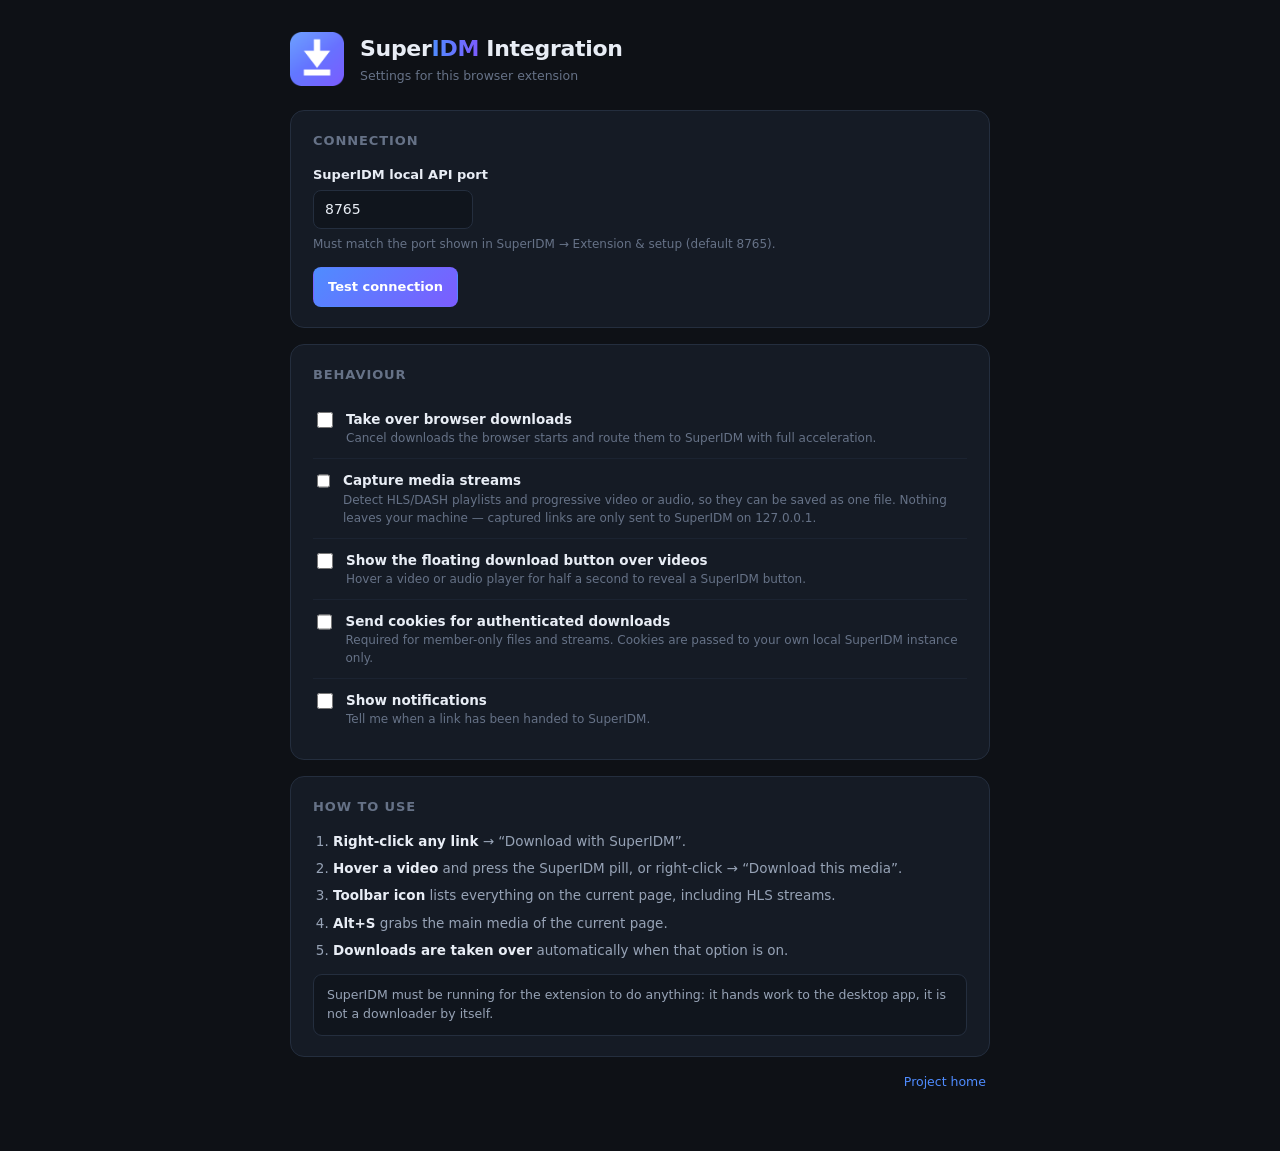
<file: chrome-extension/options.html>
<!DOCTYPE html>
<html lang="en">
<head>
<meta charset="utf-8">
<title>SuperIDM — extension options</title>
<link rel="stylesheet" href="options.css">
</head>
<body>
<div class="wrap">
  <header>
    <img src="icons/icon128.png" alt="">
    <div>
      <h1>Super<em>IDM</em> Integration</h1>
      <p class="sub">Settings for this browser extension</p>
    </div>
  </header>

  <section class="card">
    <h2>Connection</h2>
    <label class="field">
      <span>SuperIDM local API port</span>
      <input type="number" id="port" min="1024" max="65535" value="8765">
      <small>Must match the port shown in SuperIDM → Extension &amp; setup (default 8765).</small>
    </label>
    <div class="row">
      <button class="btn primary" id="test">Test connection</button>
      <span id="testResult" class="result"></span>
    </div>
  </section>

  <section class="card">
    <h2>Behaviour</h2>
    <label class="check"><input type="checkbox" id="interceptDownloads">
      <span><strong>Take over browser downloads</strong>
        <small>Cancel downloads the browser starts and route them to SuperIDM with full acceleration.</small></span>
    </label>
    <label class="check"><input type="checkbox" id="sniffMedia">
      <span><strong>Capture media streams</strong>
        <small>Detect HLS/DASH playlists and progressive video or audio, so they can be saved as one file. Nothing leaves your machine — captured links are only sent to SuperIDM on 127.0.0.1.</small></span>
    </label>
    <label class="check"><input type="checkbox" id="showFloatingButton">
      <span><strong>Show the floating download button over videos</strong>
        <small>Hover a video or audio player for half a second to reveal a SuperIDM button.</small></span>
    </label>
    <label class="check"><input type="checkbox" id="sendCookies">
      <span><strong>Send cookies for authenticated downloads</strong>
        <small>Required for member-only files and streams. Cookies are passed to your own local SuperIDM instance only.</small></span>
    </label>
    <label class="check"><input type="checkbox" id="notifyOnComplete">
      <span><strong>Show notifications</strong>
        <small>Tell me when a link has been handed to SuperIDM.</small></span>
    </label>
  </section>

  <section class="card">
    <h2>How to use</h2>
    <ol class="steps">
      <li><strong>Right-click any link</strong> → “Download with SuperIDM”.</li>
      <li><strong>Hover a video</strong> and press the SuperIDM pill, or right-click → “Download this media”.</li>
      <li><strong>Toolbar icon</strong> lists everything on the current page, including HLS streams.</li>
      <li><strong>Alt+S</strong> grabs the main media of the current page.</li>
      <li><strong>Downloads are taken over</strong> automatically when that option is on.</li>
    </ol>
    <p class="note">SuperIDM must be running for the extension to do anything: it hands work to the desktop app, it is not a downloader by itself.</p>
  </section>

  <footer>
    <span id="saved" class="result"></span>
    <a href="https://github.com/Onlysaad00/SuperIDM" target="_blank" rel="noreferrer">Project home</a>
  </footer>
</div>
<script src="options.js"></script>
</body>
</html>
</file>
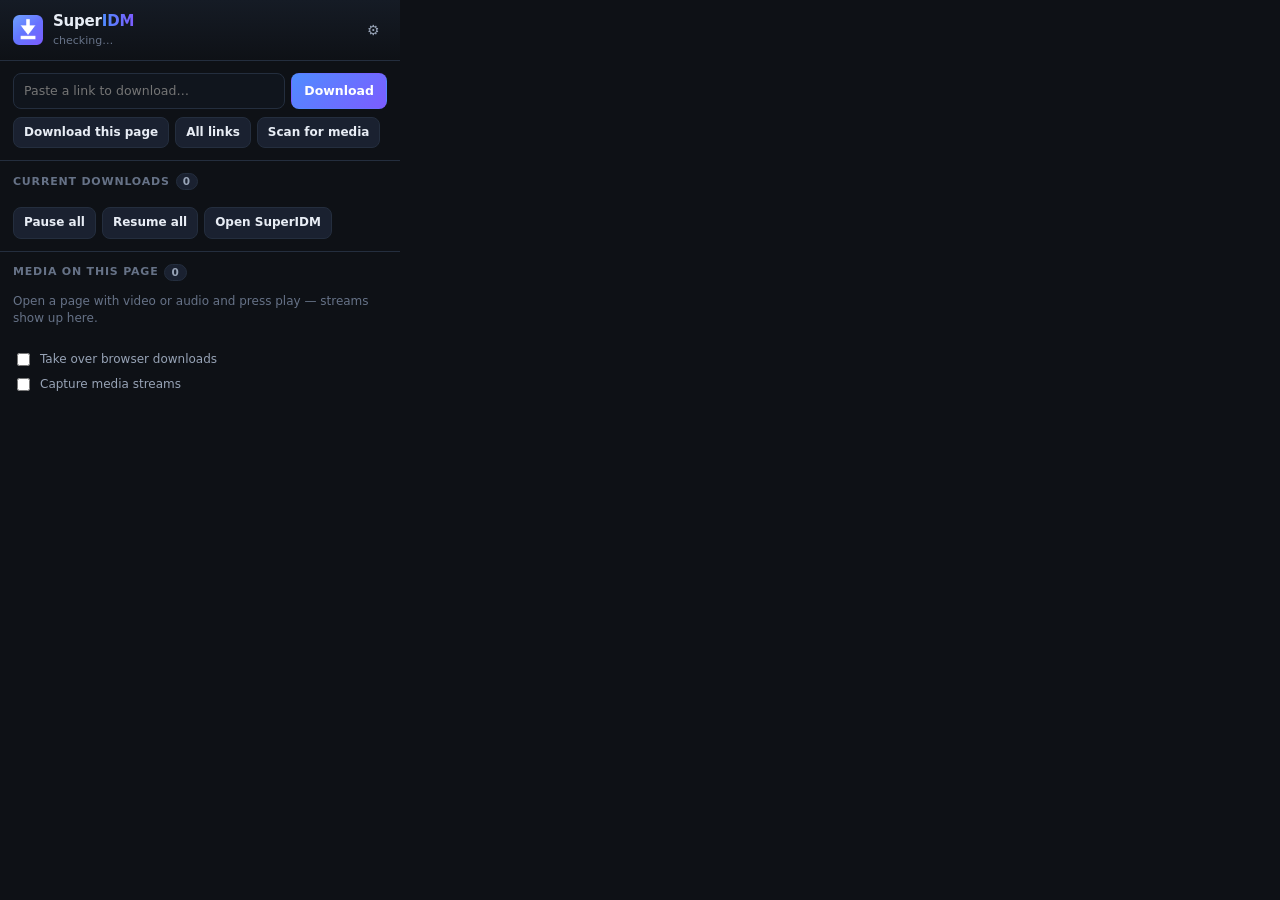
<file: chrome-extension/popup.html>
<!DOCTYPE html>
<html lang="en">
<head>
<meta charset="utf-8">
<title>SuperIDM</title>
<link rel="stylesheet" href="popup.css">
</head>
<body>
<header class="head">
  <img src="icons/icon48.png" alt="">
  <div class="titles">
    <strong>Super<em>IDM</em></strong>
    <span id="status">checking…</span>
  </div>
  <button id="settings" class="icon" title="Settings">⚙</button>
</header>

<section class="offline" id="offline" hidden>
  <p><strong>SuperIDM isn't running.</strong></p>
  <p>Start <code>SuperIDM.exe</code> and this panel will connect automatically.</p>
  <button id="retry" class="btn">Retry</button>
</section>

<section class="quick">
  <div class="field">
    <input type="url" id="url" placeholder="Paste a link to download…" spellcheck="false" autocomplete="off">
    <button id="go" class="btn primary" title="Add to SuperIDM">Download</button>
  </div>
  <div class="row">
    <button id="pageFile" class="btn small">Download this page</button>
    <button id="allLinks" class="btn small">All links</button>
    <button id="scan" class="btn small">Scan for media</button>
  </div>
</section>

<section class="jobs" id="jobsSection">
  <h2>Current downloads <span id="jobCount" class="count">0</span></h2>
  <ul id="jobs"></ul>
  <div class="actions">
    <button id="pauseAll" class="btn small">Pause all</button>
    <button id="resumeAll" class="btn small">Resume all</button>
    <button id="openApp" class="btn small">Open SuperIDM</button>
  </div>
</section>

<section class="jobs">
  <h2>Media on this page <span id="mediaCount" class="count">0</span></h2>
  <ul id="media"></ul>
  <p class="empty" id="mediaEmpty">Open a page with video or audio and press play — streams show up here.</p>
</section>

<footer class="foot">
  <label class="check"><input type="checkbox" id="intercept"> Take over browser downloads</label>
  <label class="check"><input type="checkbox" id="sniff"> Capture media streams</label>
</footer>

<script src="popup.js"></script>
</body>
</html>
</file>
<file: chrome-extension/options.css>
:root {
  --bg: #0e1116;
  --bg-soft: #151b25;
  --bg-raised: #1a2130;
  --line: #242e3e;
  --fg: #e8edf5;
  --fg-dim: #97a3b6;
  --fg-faint: #667287;
  --accent: #4f8cff;
  --accent-2: #7c5cff;
  --ok: #2fbf71;
  --err: #ef5f68;
}

* { box-sizing: border-box; }

body {
  margin: 0;
  padding: 32px 20px 60px;
  background: var(--bg);
  color: var(--fg);
  font: 14px/1.5 "Segoe UI", system-ui, -apple-system, Roboto, sans-serif;
}

.wrap { max-width: 700px; margin: 0 auto; }

header { display: flex; align-items: center; gap: 16px; margin-bottom: 24px; }
header img { width: 54px; height: 54px; }
h1 { margin: 0; font-size: 22px; letter-spacing: -.3px; }
h1 em {
  font-style: normal;
  background: linear-gradient(90deg, var(--accent), var(--accent-2));
  -webkit-background-clip: text; background-clip: text; color: transparent;
}
.sub { margin: 2px 0 0; color: var(--fg-faint); font-size: 12.5px; }

.card {
  background: var(--bg-soft);
  border: 1px solid var(--line);
  border-radius: 14px;
  padding: 20px 22px;
  margin-bottom: 16px;
}
.card h2 {
  margin: 0 0 14px; font-size: 13px; text-transform: uppercase;
  letter-spacing: .9px; color: var(--fg-faint); font-weight: 600;
}

.field { display: flex; flex-direction: column; gap: 6px; margin-bottom: 14px; }
.field span { font-size: 13px; font-weight: 600; }
.field small, .check small { color: var(--fg-faint); font-size: 12px; display: block; font-weight: 400; }
input[type="number"] {
  background: #10151d; border: 1px solid var(--line); color: var(--fg);
  border-radius: 8px; padding: 8px 11px; font: inherit; width: 160px; outline: none;
}
input[type="number"]:focus { border-color: var(--accent); box-shadow: 0 0 0 3px rgba(79, 140, 255, .15); }

.check {
  display: flex; align-items: flex-start; gap: 10px;
  padding: 11px 0; border-bottom: 1px solid #1b2331; cursor: pointer;
}
.check:last-child { border-bottom: none; }
.check input { margin-top: 3px; width: 16px; height: 16px; accent-color: var(--accent); }
.check span { font-size: 13.5px; }

.row { display: flex; align-items: center; gap: 12px; }

.btn {
  appearance: none; border: 1px solid var(--line); background: var(--bg-raised);
  color: var(--fg); border-radius: 8px; padding: 9px 14px;
  font: inherit; font-size: 13px; font-weight: 550; cursor: pointer;
}
.btn:hover { background: #202a3b; }
.btn.primary {
  background: linear-gradient(135deg, var(--accent), var(--accent-2));
  border-color: transparent; color: #fff;
}

.result { font-size: 12.5px; color: var(--fg-faint); }
.result.ok { color: var(--ok); }
.result.err { color: var(--err); }

.steps { padding-left: 20px; color: var(--fg-dim); font-size: 13.5px; }
.steps li { margin-bottom: 7px; }
.steps strong { color: var(--fg); }
.note {
  background: #10151d; border: 1px solid var(--line); border-radius: 9px;
  padding: 11px 13px; color: var(--fg-dim); font-size: 12.5px; margin: 14px 0 0;
}

footer {
  display: flex; justify-content: space-between; align-items: center;
  color: var(--fg-faint); font-size: 12.5px; padding: 0 4px;
}
footer a { color: var(--accent); text-decoration: none; }
footer a:hover { text-decoration: underline; }
</file>
<file: chrome-extension/popup.css>
:root {
  --bg: #0e1116;
  --bg-soft: #151b25;
  --bg-raised: #1a2130;
  --line: #242e3e;
  --fg: #e8edf5;
  --fg-dim: #97a3b6;
  --fg-faint: #667287;
  --accent: #4f8cff;
  --accent-2: #7c5cff;
  --ok: #2fbf71;
  --err: #ef5f68;
}

* { box-sizing: border-box; }

body {
  width: 400px;
  margin: 0;
  background: var(--bg);
  color: var(--fg);
  font: 13px/1.45 "Segoe UI", system-ui, -apple-system, Roboto, sans-serif;
}

.head {
  display: flex;
  align-items: center;
  gap: 10px;
  padding: 11px 13px;
  background: linear-gradient(180deg, var(--bg-soft), var(--bg));
  border-bottom: 1px solid var(--line);
}
.head img { width: 30px; height: 30px; }
.titles { display: flex; flex-direction: column; min-width: 0; }
.titles strong { font-size: 15px; letter-spacing: -.2px; }
.titles strong em {
  font-style: normal;
  background: linear-gradient(90deg, var(--accent), var(--accent-2));
  -webkit-background-clip: text; background-clip: text; color: transparent;
}
.titles span {
  font-size: 11px; color: var(--fg-faint);
  white-space: nowrap; overflow: hidden; text-overflow: ellipsis;
}
.titles span.online { color: var(--ok); }

.icon {
  margin-left: auto;
  background: none; border: 1px solid transparent; color: var(--fg-dim);
  width: 28px; height: 28px; border-radius: 7px; cursor: pointer; font-size: 14px;
}
.icon:hover { background: var(--bg-raised); border-color: var(--line); color: var(--fg); }

section { padding: 12px 13px; border-bottom: 1px solid var(--line); }
section:last-of-type { border-bottom: none; }

.offline { background: rgba(239, 95, 104, .1); }
.offline p { margin: 0 0 6px; color: #f1a7ab; font-size: 12.5px; }
.offline code { background: #241a1c; padding: 1px 5px; border-radius: 4px; }

.field { display: flex; gap: 6px; }
input[type="url"] {
  flex: 1;
  background: #10151d;
  border: 1px solid var(--line);
  color: var(--fg);
  border-radius: 8px;
  padding: 8px 10px;
  font: inherit; font-size: 12.5px;
  outline: none;
  min-width: 0;
}
input[type="url"]:focus { border-color: var(--accent); box-shadow: 0 0 0 3px rgba(79, 140, 255, .15); }

.btn {
  appearance: none;
  border: 1px solid var(--line);
  background: var(--bg-raised);
  color: var(--fg);
  border-radius: 8px;
  padding: 8px 12px;
  font: inherit; font-size: 12.5px; font-weight: 550;
  cursor: pointer;
  white-space: nowrap;
}
.btn:hover { background: #202a3b; }
.btn.primary {
  background: linear-gradient(135deg, var(--accent), var(--accent-2));
  border-color: transparent; color: #fff;
}
.btn.primary:hover { filter: brightness(1.08); }
.btn.small { padding: 6px 10px; font-size: 12px; }
.btn:disabled { opacity: .5; cursor: not-allowed; }

.row { display: flex; gap: 6px; margin-top: 8px; flex-wrap: wrap; }

h2 {
  margin: 0 0 8px;
  font-size: 11px;
  text-transform: uppercase;
  letter-spacing: .8px;
  color: var(--fg-faint);
  font-weight: 600;
  display: flex; align-items: center; gap: 6px;
}
.count {
  background: var(--bg-raised); border: 1px solid var(--line);
  border-radius: 20px; padding: 0 6px; font-size: 10.5px; color: var(--fg-dim);
}

ul { list-style: none; margin: 0; padding: 0; max-height: 190px; overflow: auto; }

li.item {
  display: flex; align-items: center; gap: 8px;
  padding: 7px 0;
  border-bottom: 1px solid #1b2331;
}
li.item:last-child { border-bottom: none; }
li.item .info { flex: 1; min-width: 0; }
li.item .name {
  font-size: 12.5px; font-weight: 550;
  white-space: nowrap; overflow: hidden; text-overflow: ellipsis;
}
li.item .meta { font-size: 11px; color: var(--fg-faint); display: flex; gap: 8px; }
li.item .tag {
  font-size: 10px; text-transform: uppercase; letter-spacing: .5px;
  padding: 2px 6px; border-radius: 20px; border: 1px solid var(--line);
  color: var(--fg-dim); background: var(--bg-raised);
}
li.item .tag.hls { color: #9dc0ff; border-color: rgba(79, 140, 255, .35); background: rgba(79, 140, 255, .12); }
li.item .tag.video { color: #b3a1ff; border-color: rgba(124, 92, 255, .35); background: rgba(124, 92, 255, .12); }
li.item .tag.done { color: #58d491; border-color: rgba(47, 191, 113, .35); background: rgba(47, 191, 113, .12); }
li.item .tag.err { color: #f88b92; border-color: rgba(239, 95, 104, .35); background: rgba(239, 95, 104, .12); }

.bar { height: 4px; background: #1d2532; border-radius: 20px; overflow: hidden; margin-top: 4px; }
.bar > i { display: block; height: 100%; background: linear-gradient(90deg, var(--accent), var(--accent-2)); }

.mini {
  background: none; border: 1px solid var(--line); color: var(--fg-dim);
  border-radius: 6px; padding: 3px 7px; font-size: 11px; cursor: pointer;
}
.mini:hover { color: var(--fg); background: var(--bg-raised); }

.actions { display: flex; gap: 6px; margin-top: 9px; }
.empty { color: var(--fg-faint); font-size: 12px; margin: 4px 0 0; }

.foot { padding: 10px 13px; display: flex; flex-direction: column; gap: 6px; }
.check { display: flex; align-items: center; gap: 7px; font-size: 12px; color: var(--fg-dim); cursor: pointer; }
.check input { accent-color: var(--accent); }

.toast {
  position: fixed; left: 12px; right: 12px; bottom: 10px;
  background: var(--bg-raised); border: 1px solid var(--line);
  border-left: 3px solid var(--accent);
  border-radius: 8px; padding: 9px 12px; font-size: 12.5px;
  box-shadow: 0 8px 22px rgba(0, 0, 0, .5);
}
.toast.err { border-left-color: var(--err); }
</file>
